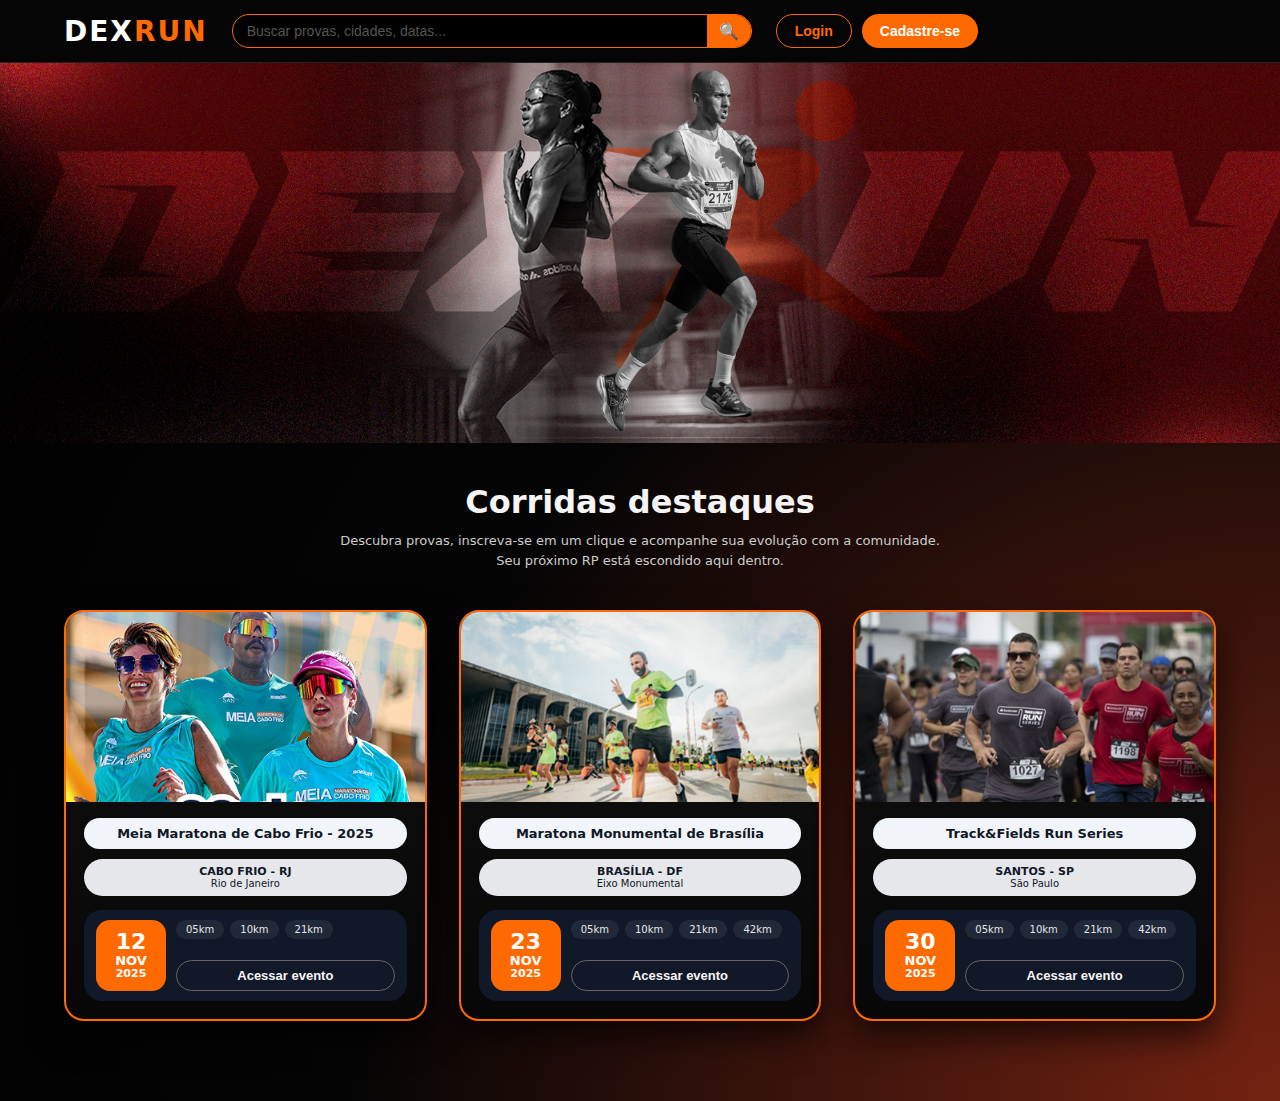
<file: index.html>
<!DOCTYPE html>
<html lang="pt-br">
<head>
    <meta charset="UTF-8">
    <meta name="viewport" content="width=device-width, initial-scale=1.0">
    <title>Dexrun</title>
    <link rel="stylesheet" href="/style/main.css">
</head>

<body>

  <header class="topbar">
    <div class="container nav">
      <div class="logo">
        <span class="logo-main">DEX</span><span class="logo-accent">RUN</span>
      </div>

      <form class="search">
        <input type="text" placeholder="Buscar provas, cidades, datas..." />
        <button type="submit" class="search-icon">🔍</button>
      </form>

      <div class="nav-actions">
        <button class="btn btn-outline">Login</button>
        <button class="btn btn-solid">Cadastre-se</button>
      </div>
    </div>
  </header>

  <!-- HERO -->
  <section class="hero">
    <div class="hero-overlay"></div>
    <div class="container hero-content">
      <!-- Conteúdo opcional -->
    </div>
  </section>

  <!-- CORRIDAS EM DESTAQUE -->
  <main class="main">
    <section class="container destaque">
      <h2>Corridas destaques</h2>
      <p class="subtitle">
        Descubra provas, inscreva-se em um clique e acompanhe sua evolução com a comunidade.
        <br>
        Seu próximo RP está escondido aqui dentro.
      </p>

      <div class="cards">

        <article class="card">
          <div class="card-img">
            <img src="img/card2.png" alt="Meia Maratona de Cabo Frio">
          </div>
          <div class="card-body">
            <div class="card-title-bar">Meia Maratona de Cabo Frio - 2025</div>

            <div class="card-location-bar">
              <div class="loc-name">CABO FRIO - RJ</div>
              <div class="loc-details">Rio de Janeiro</div>
            </div>

            <div class="card-footer">
              <div class="date-box">
                <span class="day">12</span>
                <span class="month">NOV</span>
                <span class="year">2025</span>
              </div>

              <div class="card-info">
                <div class="tags">
                  <span class="tag">05km</span>
                  <span class="tag">10km</span>
                  <span class="tag">21km</span>
                </div>
                <button class="btn btn-ghost">Acessar evento</button>
              </div>
            </div>
          </div>
        </article>

        <article class="card">
          <div class="card-img">
            <img src="img/card3.png" alt="Maratona Monumental de Brasília">
          </div>
          <div class="card-body">
            <div class="card-title-bar">Maratona Monumental de Brasília</div>

            <div class="card-location-bar">
              <div class="loc-name">BRASÍLIA - DF</div>
              <div class="loc-details">Eixo Monumental</div>
            </div>

            <div class="card-footer">
              <div class="date-box">
                <span class="day">23</span>
                <span class="month">NOV</span>
                <span class="year">2025</span>
              </div>

              <div class="card-info">
                <div class="tags">
                  <span class="tag">05km</span>
                  <span class="tag">10km</span>
                  <span class="tag">21km</span>
                  <span class="tag">42km</span>
                </div>
                <button class="btn btn-ghost">Acessar evento</button>
              </div>
            </div>
          </div>
        </article>

        <article class="card">
          <div class="card-img">
            <img src="img/card1.png" alt="Track&Fields Run Series">
          </div>
          <div class="card-body">
            <div class="card-title-bar">Track&Fields Run Series</div>

            <div class="card-location-bar">
              <div class="loc-name">SANTOS - SP</div>
              <div class="loc-details">São Paulo</div>
            </div>

            <div class="card-footer">
              <div class="date-box">
                <span class="day">30</span>
                <span class="month">NOV</span>
                <span class="year">2025</span>
              </div>

              <div class="card-info">
                <div class="tags">
                  <span class="tag">05km</span>
                  <span class="tag">10km</span>
                  <span class="tag">21km</span>
                  <span class="tag">42km</span>
                </div>
                <button class="btn btn-ghost">Acessar evento</button>
              </div>
            </div>
          </div>
        </article>

      </div>
    </section>
  </main>

</body>
</html>
</file>
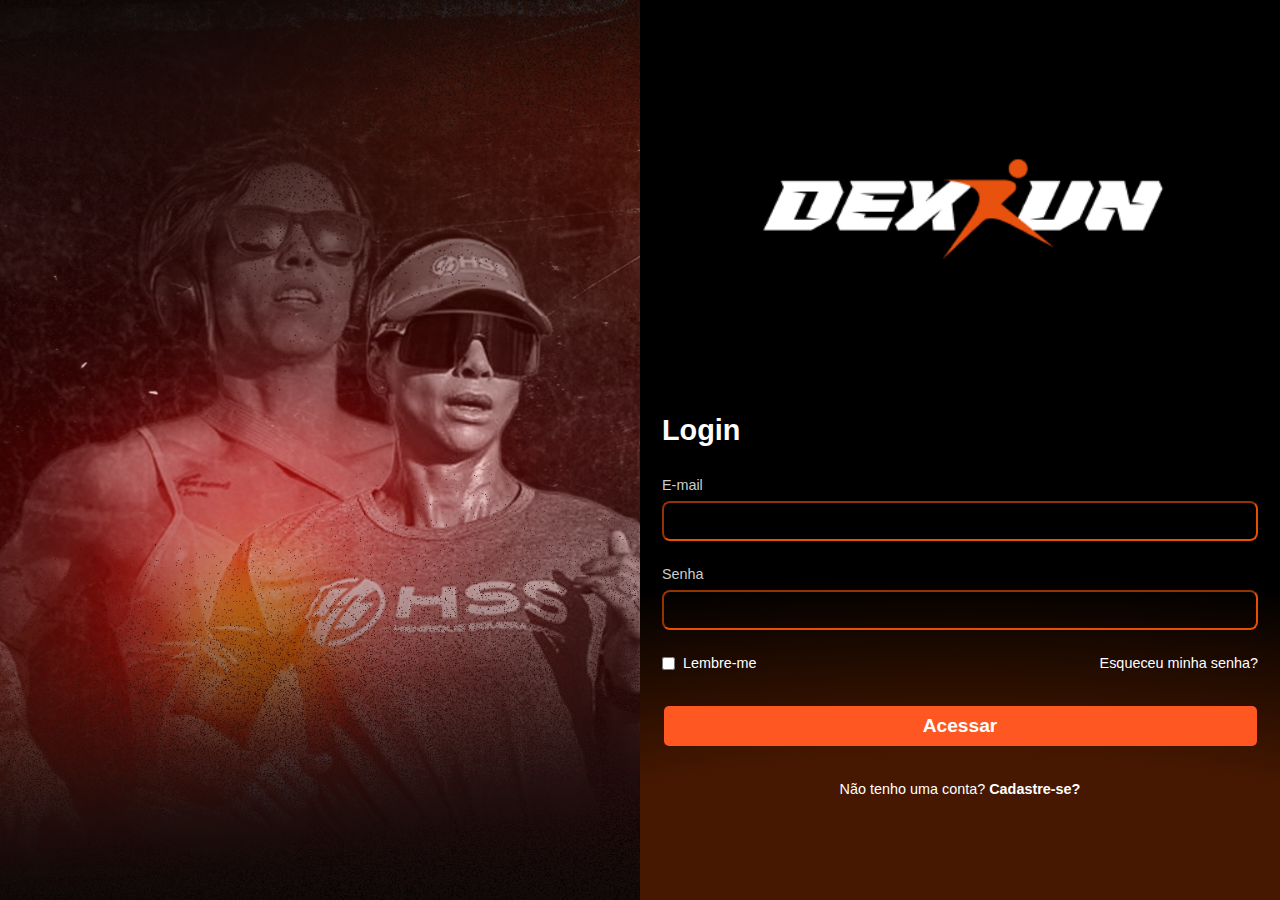
<file: pages/tela_login/index.html>
<!DOCTYPE html>
<html lang="pt-br">
<head>
    <meta charset="UTF-8">
    <meta name="viewport" content="width=device-width, initial-scale=1.0">
    
    <link rel="stylesheet" href="style.css">
    
    <title>LOGIN</title>
</head>
<body>

    <div class="container-login">

        <div class="left-side">
            </div>

        <div class="right-side">
            <div class="logo-container">
                <img src="image.png" alt="Logo DEXKUN"> </div>

            <div class="form-container">
                <h2>Login</h2>
                <form>
                    <div class="input-group">
                        <label for="email">E-mail</label>
                        <input type="email" id="email" placeholder="">
                    </div>

                    <div class="input-group">
                        <label for="password">Senha</label>
                        <input type="password" id="password" placeholder="">
                    </div>

                    <div class="options">
                        <div class="remember-me">
                            <input type="checkbox" id="remember">
                            <label for="remember">Lembre-me</label>
                        </div>
                        <a href="#">Esqueceu minha senha?</a>
                    </div>

                    <button type="submit" class="btn-access">Acessar</button>
                </form>

                <div class="signup-link">
                    Não tenho uma conta? <a href="#">Cadastre-se?</a>
                </div>
            </div>
        </div>

    </div>
 </body>
</html>
</file>
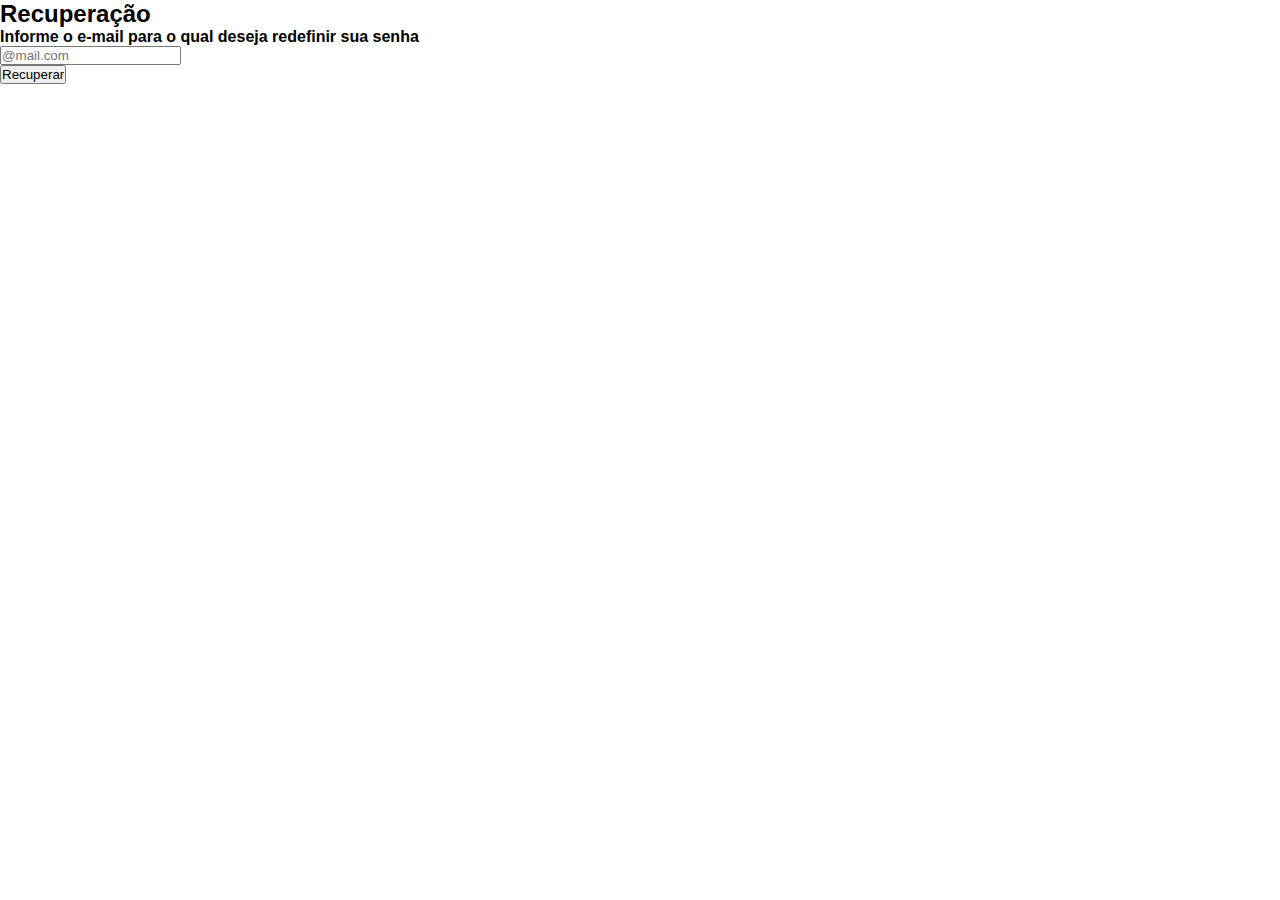
<file: pages/tela_recuperacao_de_senha/index.html>
<!DOCTYPE html>
<html lang="pt-br">
<head>
    <meta charset="UTF-8">
    <meta name="viewport" content="width=device-width, initial-scale=1.0">
    <title>Recuperar a Senha</title>
    <link rel="stylesheet" href="/style/index.css">
</head>
<body>
    <div class="container-register">
        <div class="content-box">
            <div class="form-box">
                <h2>Recuperação</h2>
                <form>
                    <h4>Informe o e-mail para o qual deseja redefinir sua senha</h4>

                    <div class="input-box">
                        <input type="email" placeholder="@mail.com">
                    </div>

                    <div class="input-box">
                        <input type="submit" value="Recuperar">
                    </div>
                </form>
</body>
</html>
</file>
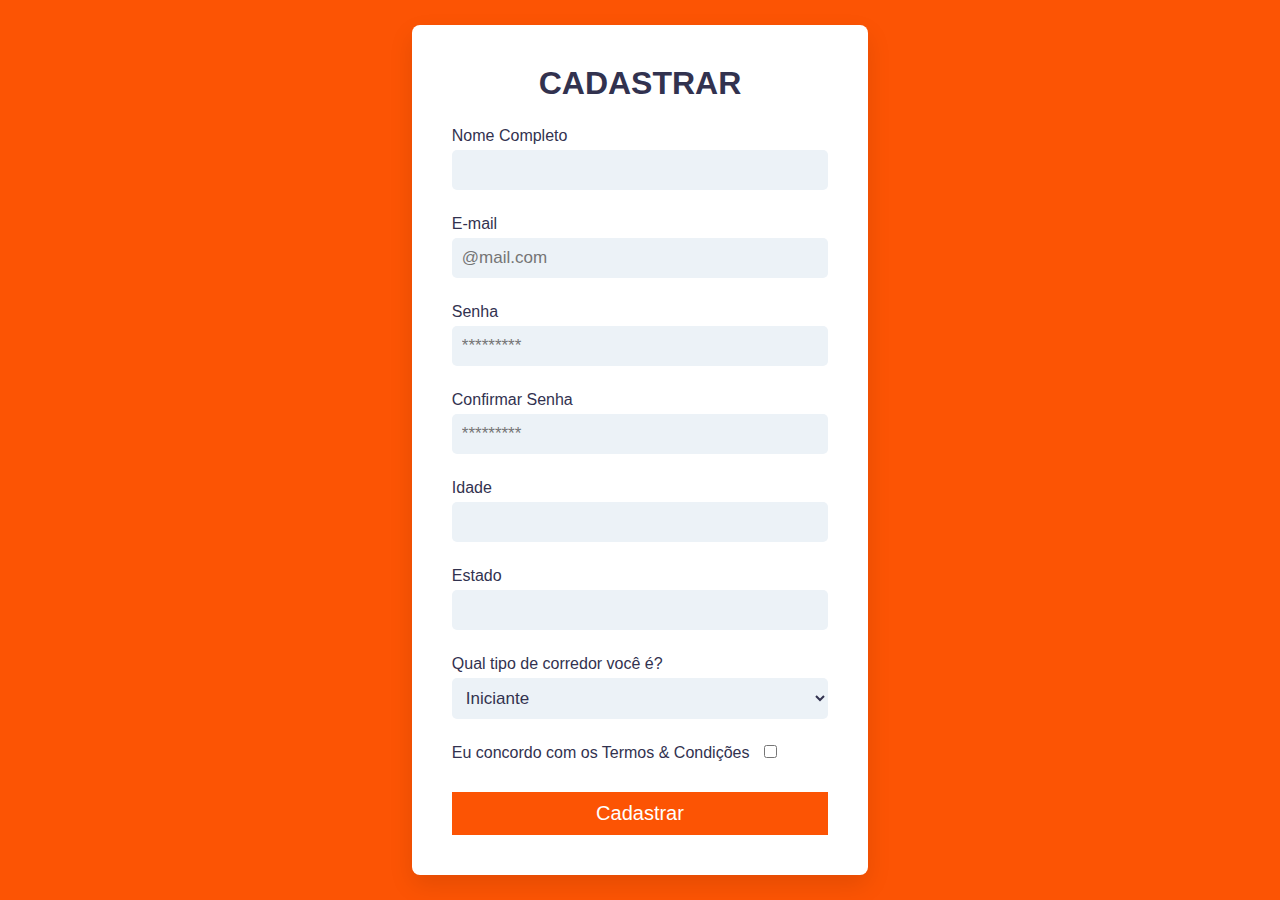
<file: trabalho-node-js/tela_cadastro/index.html>
<!DOCTYPE html>
<html lang="pt-br">
<head>
    <meta charset="UTF-8">
    <meta name="viewport" content="width=device-width, initial-scale=1.0">
    <title>Cadastrar</title>
    <link rel="stylesheet" href="style.css">
</head>
<body>
    <div class="container-register">
        <div class="content-box">
            <div class="form-box">
                <h2>Cadastrar</h2>
                <form>
                    <div class="input-box">
                        <span>Nome Completo</span>
                        <input type="text">
                    </div>
                    
                    <div class="input-box">
                        <span>E-mail</span>
                        <input type="email" placeholder="@mail.com">
                    </div>

                    <div class="input-box">
                        <span>Senha</span>
                        <input type="password" placeholder="*********">
                    </div>

                    <div class="input-box">
                        <span>Confirmar Senha</span>
                        <input type="password" placeholder="*********">
                    </div>

                    <div class="input-box">
                        <span>Idade</span>
                        <input type="text">
                    </div>

                    <div class="input-box">
                        <span>Estado</span>
                        <input type="text">
                    </div>

                    <label for="corredor">Qual tipo de corredor você é?</label>
                    <select id="corredor" name="corredor">
                        <option>Iniciante</option>
                        <option>Intermediário</option>
                        <option>Avançado</option>
                    </select>

                    <div class="input-box">
                        <Span>Eu concordo com os Termos & Condições</Span>
                        <input type="checkbox">
                    </div>
                    <div class="input-box">
                        <input type="submit" value="Cadastrar">
                    </div>
                </form>
        </div>
    </div>
</body>
</html>
</file>
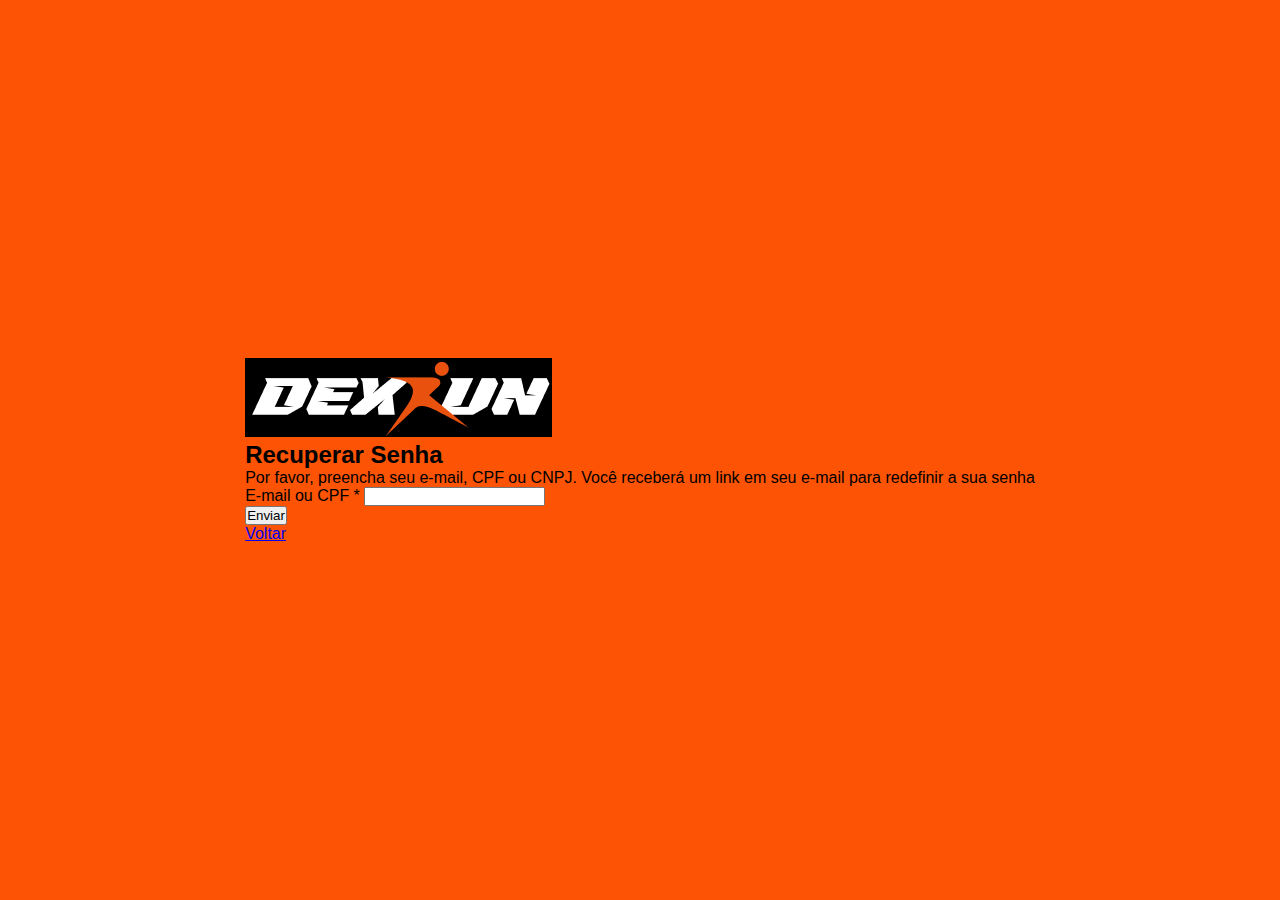
<file: trabalho-node-js/tela_recuperacao_de_senha/index.html>
<!DOCTYPE html>
<html lang="pt-br">
<head>
    <meta charset="UTF-8">
    <meta name="viewport" content="width=device-width, initial-scale=1.0">
    <title>Recuperar a Senha</title>
    <link rel="stylesheet" href="style.css">
</head>
<body>
   <div class="container-recovery">

        <div class="left-side">
            </div>

        <div class="right-side">

            <div class="logo-container">
                <img src="image.png" alt="Logo DEXRUN"> </div>

            <div class="form-container">
                <h2>Recuperar Senha</h2>
                
                <p class="subtitle">Por favor, preencha seu e-mail, CPF ou CNPJ. Você receberá um link em seu e-mail para redefinir a sua senha</p>

                <form>
                    <div class="input-group">
                        <label for="email_cpf">E-mail ou CPF <span class="required">*</span></label>
                        <input type="text" id="email_cpf">
                    </div>

                    <button type="submit" class="btn-send">Enviar</button>
                </form>

                <div class="back-link">
                    <a href="#">Voltar</a>
                </div>
            </div>

        </div>
    </div>
</body>
</html>
</file>
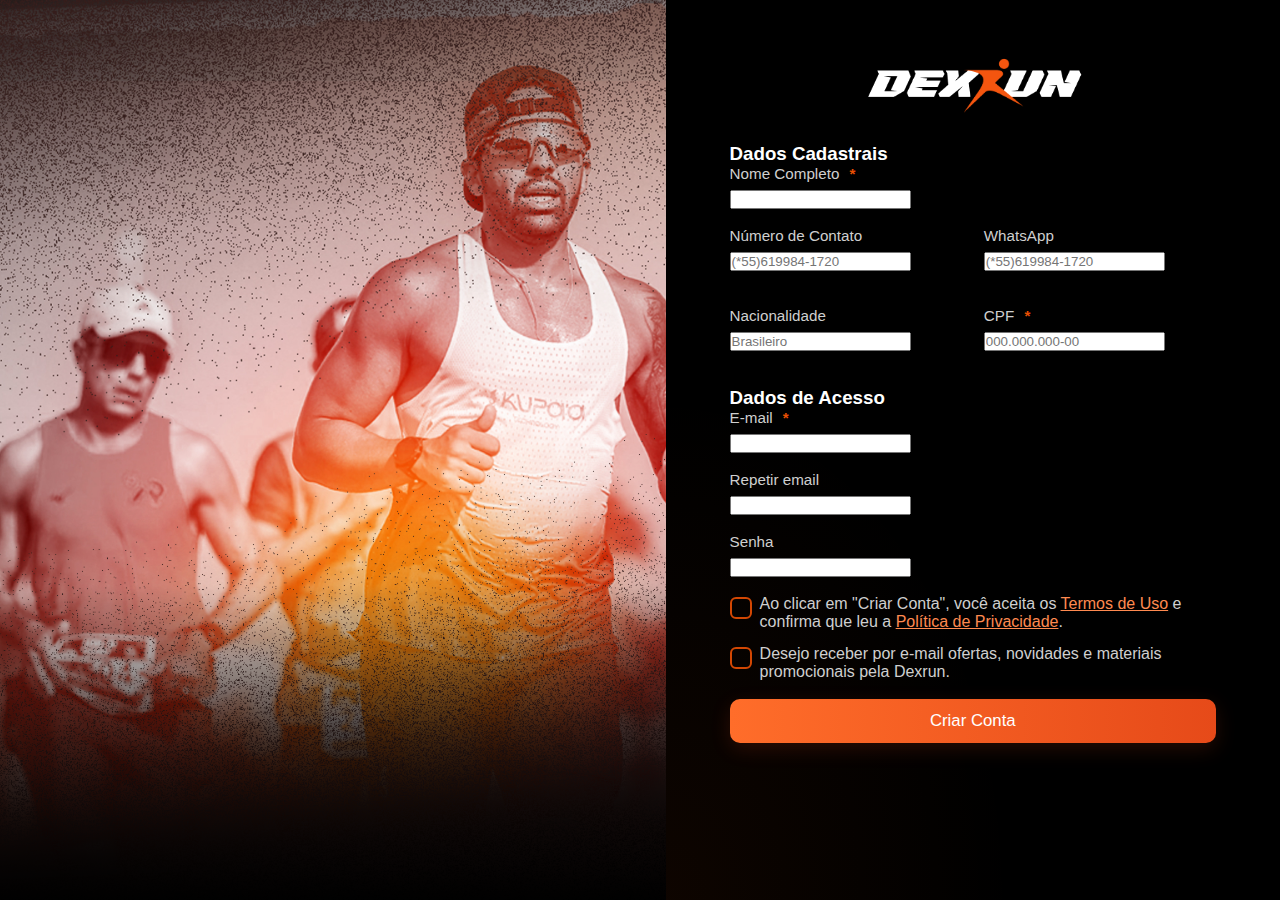
<file: trabalho-node-js/tela_cadastro/index (2).html>
<!DOCTYPE html>
<html lang="pt-br">
<head>
    <meta charset="UTF-8">
    <meta name="viewport" content="width=device-width, initial-scale=1.0">
    <title>Cadastrar</title>
    <link rel="stylesheet" href="cadastro.css">
</head>
<body class="pg-cadastro">
  <div class="container-cadastro">

        <div class="left-side">
            </div>

        <div class="right-side">

            <div class="logo-container">
                <img src="logo.png" alt="Logo DEXRUN"> </div>

            <div class="form-container">
                <form>
                    <h3>Dados Cadastrais</h3>
                    
                    <div class="input-group">
                        <label for="nome">Nome Completo <span class="required">*</span></label>
                        <input type="text" id="nome">
                    </div>

                    <div class="input-grid">
                        <div class="input-group">
                            <label for="contato">Número de Contato</label>
                            <input type="text" id="contato" placeholder="(*55)619984-1720">
                        </div>
                        <div class="input-group">
                            <label for="whatsapp">WhatsApp</label>
                            <input type="text" id="whatsapp" placeholder="(*55)619984-1720">
                        </div>
                    </div>

                    <div class="input-grid">
                        <div class="input-group">
                            <label for="nacionalidade">Nacionalidade</label>
                            <input type="text" id="nacionalidade" placeholder="Brasileiro">
                        </div>
                        <div class="input-group">
                            <label for="cpf">CPF <span class="required">*</span></label>
                            <input type="text" id="cpf" placeholder="000.000.000-00">
                        </div>
                    </div>

                    <h3>Dados de Acesso</h3>

                    <div class="input-group">
                        <label for="email">E-mail <span class="required">*</span></label>
                        <input type="email" id="email">
                    </div>

                    <div class="input-group">
                        <label for="email-repeat">Repetir email</label>
                        <input type="email" id="email-repeat">
                    </div>

                    <div class="input-group">
                        <label for="senha">Senha</label>
                        <input type="password" id="senha">
                    </div>

                    <div class="checkbox-group">
                        <input type="checkbox" id="termos">
                        <label for="termos">Ao clicar em "Criar Conta", você aceita os <a href="#">Termos de Uso</a> e confirma que leu a <a href="#">Política de Privacidade</a>.</label>
                    </div>
                    <div class="checkbox-group">
                        <input type="checkbox" id="newsletter">
                        <label for="newsletter">Desejo receber por e-mail ofertas, novidades e materiais promocionais pela Dexrun.</label>
                    </div>

                    <button type="submit" class="btn-create">Criar Conta</button>
                </form>
            </div>
        </div>
    </div>
</body>
</html>
</file>
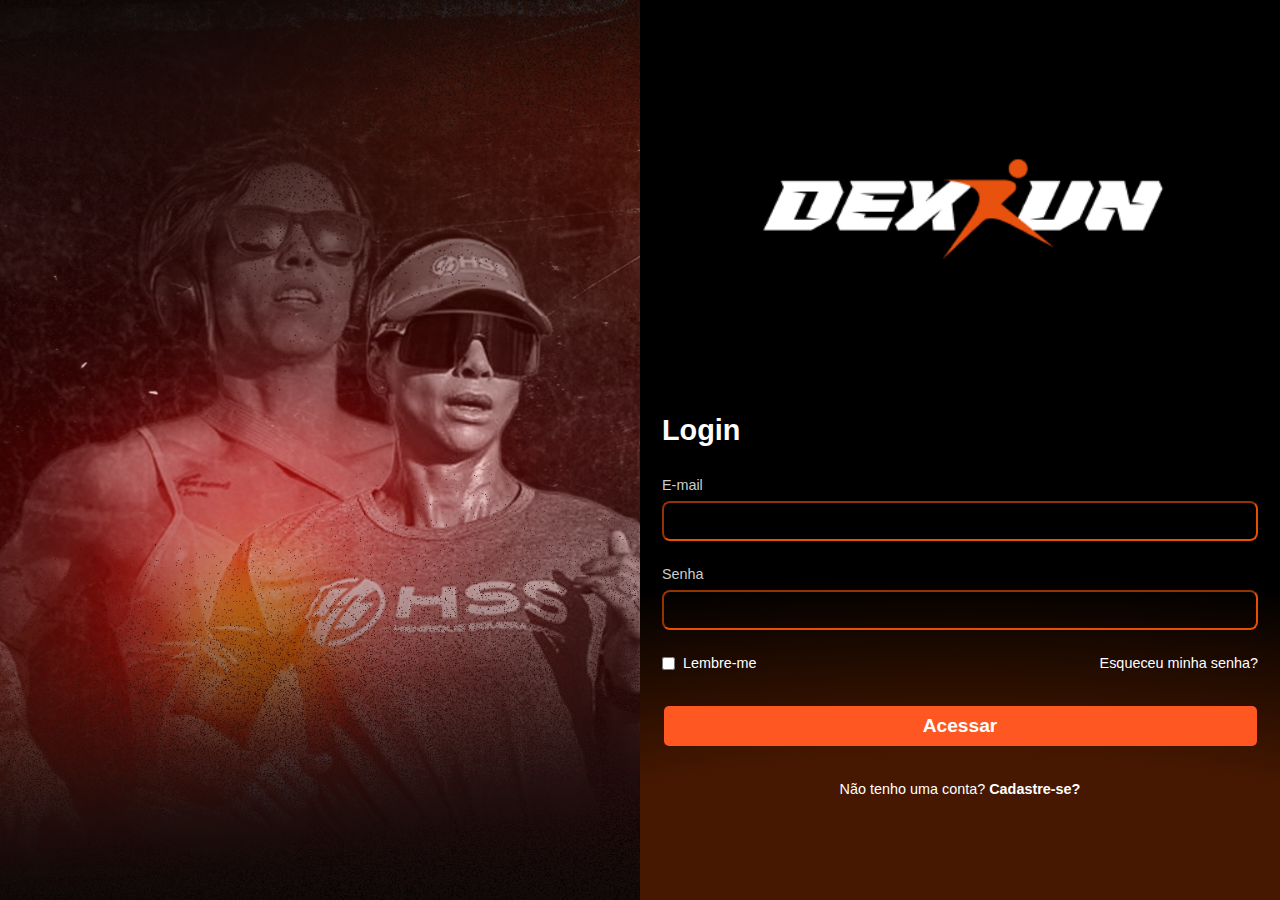
<file: trabalho-node-js/tela_login/index (2).html>
<!DOCTYPE html>
<html lang="pt-br">
<head>
    <meta charset="UTF-8">
    <meta name="viewport" content="width=device-width, initial-scale=1.0">
    
    <link rel="stylesheet" href="../style.css">
    
    <title>LOGIN</title>
</head>
<body class="pg-login">

    <div class="container-login">

        <div class="left-side">
            </div>

        <div class="right-side">
            <div class="logo-container">
                <img src="logo.png" alt="Logo DEXRUN"> </div>

            <div class="form-container">
                <h2>Login</h2>
                <form>
                    <div class="input-group">
                        <label for="email">E-mail</label>
                        <input type="email" id="email" placeholder="">
                    </div>

                    <div class="input-group">
                        <label for="password">Senha</label>
                        <input type="password" id="password" placeholder="">
                    </div>

                    <div class="options">
                        <div class="remember-me">
                            <input type="checkbox" id="remember">
                            <label for="remember">Lembre-me</label>
                        </div>
                        <a href="#">Esqueceu minha senha?</a>
                    </div>

                    <button type="submit" class="btn-access">Acessar</button>
                </form>

                <div class="signup-link">
                    Não tenho uma conta? <a href="#">Cadastre-se?</a>
                </div>
            </div>
        </div>

    </div>
 </body>
</html>
</file>
<file: trabalho-node-js/tela_cadastro/style.css>
*{
    margin: 0;
    padding: 0;
    box-sizing: border-box;
    font-family: 'Trebuchet MS', 'Lucida Sans Unicode', 'Lucida Grande', 'Lucida Sans', Arial, sans-serif;
}

body{
    background-color: #fc5404;
    display: flex;
    justify-content: center;
    align-items: center;
    min-height: 100vh;
    padding: 20px;
}

.form-box{
    width: 100%;
    max-width: 550px;
    background: #fff;
    padding: 40px;
    border-radius: 8px;
    box-shadow: 0 10px 25px rgba(0, 0, 0, 0.1);
}

.form-box h2{
    color: #32324f;
    font-weight: 600;
    font-size: 2em;
    text-transform: uppercase;
    margin-bottom: 25px;
    text-align: center;
}

.input-box,
label[for="corredor"] {
    margin-top: 25px;
}

.input-box span,
label[for="corredor"] {
    font-size: 16px;
    margin-bottom: 5px;
    display: inline-block;
    color: #32324f;
    font-weight: 400;
}

.input-box input[type="text"],
.input-box input[type="email"],
.input-box input[type="password"],
select#corredor {
    width: 100%;
    padding: 10px;
    outline: none;
    font-weight: 400;
    border: none;
    font-size: 17px;
    color: #32324f;
    background-color: #ecf2f7;
    border-radius: 5px;
}

.input-box span {
    margin-right: 10px;
}

.input-box input[type="submit"]{
    background-color: #fc5404;
    color: #fff;
    outline: none;
    border: none;
    font-weight: 500;
    cursor: pointer;
    font-size: 20px;
    transition: 0.3s;
    width: 100%;
    padding: 10px;
}
.input-box input[type="submit"]:hover{
    opacity: 0.9;
}
</file>
<file: trabalho-node-js/tela_recuperacao_de_senha/style.css>
*{
    margin: 0;
    padding: 0;
    box-sizing: border-box;
    font-family: 'Trebuchet MS', 'Lucida Sans Unicode', 'Lucida Grande', 'Lucida Sans', Arial, sans-serif;
}

body{
    background-color: #fc5404;
    display: flex;
    justify-content: center;
    align-items: center;
    min-height: 100vh; 
    padding: 20px; 
}

.form-box{
    width: 100%;
    max-width: 650px; 
    background: #fff;
    padding: 40px;
    border-radius: 8px;
    box-shadow: 0 10px 25px rgba(0, 0, 0, 0.1);
}

.form-box h2{
    color: #32324f;
    font-weight: 600;
    font-size: 2em;
    text-transform: uppercase;
    margin-bottom: 15px;
    text-align: center;
}

.form-box h4 {
    font-size: 1.1em;
    color: #666;
    text-align: center;
    margin-bottom: 30px;
    line-height: 1.5;
    font-weight: 400; 
}

.input-box {
    margin-top: 25px; 
}

.input-box input[type="email"] {
    width: 100%;
    padding: 10px;
    outline: none;
    font-weight: 400;
    border: none;
    font-size: 17px;
    color: #32324f;
    background-color: #ecf2f7;
    border-radius: 5px; 
}

.input-box input[type="submit"]{
    background-color: #fc5404;
    color: #fff;
    outline: none;
    border: none;
    font-weight: 500;
    cursor: pointer;
    font-size: 20px;
    transition: 0.3s;
    width: 100%;
    padding: 10px;
}
.input-box input[type="submit"]:hover{
    opacity: 0.9;
}
</file>
<file: trabalho-node-js/tela_cadastro/cadastro.css>
/* ...existing code... */

/* ==========================
   Variáveis globais / tema
   - Facilita manutenção e troca de cores/padding/breakpoints
   ========================== */
:root{
  --bg: #000;
  --text: #fff;
  --muted: #cfcfcf;
  --accent: #E94F03;       /* laranja principal */
  --accent-strong: #ff6d2a;
  --accent-cta: #e64a19;
  --accent-link: #ff8a50;
  --input-radius: 10px;
  --input-border: 2px;
  --container-padding: 56px;
  --font-family: 'Inter', 'Helvetica Neue', Arial, sans-serif;
  --break-lg: 1100px;
  --break-md: 900px;
  --break-sm: 420px;
}

/* ==========================
   Reset básico / base
   - Box sizing, fonte padrão e limpeza de margin/padding
   ========================== */
*{box-sizing: border-box;margin:0;padding:0;font-family:var(--font-family)}
html,body{height:100%}
body{
  background:var(--bg);
  color:var(--text);
  overflow:auto;
  -webkit-font-smoothing:antialiased;
}

/* ==========================
   Layout principal
   - container-cadastro: split screen (left imagem / right formulário)
   - Em telas pequenas a .left-side é escondida (ver media queries)
   ========================== */
.container-cadastro{
  display:flex;
  min-height:100vh;
  width:100%;
}

/* --------------------
   LEFT SIDE (imagem)
   - Background: imagem + gradiente de fallback
   - width fixa relativa, não encolhe (flex-shrink:0)
   - sobreposições e efeitos (overlay, grain, fade)
   -------------------- */
/* Troque a imagem em public/img/ -> 'img/Imagemcadastro.jpg' */
.left-side{
  position:relative;
  width:52%;
  min-height:100vh;
  overflow:hidden;
  flex-shrink:0;

  /* imagem principal + gradiente de fallback para tonalidade quente */
  background-image: url('imagem-cadastro.jpg'),
                    linear-gradient(180deg,#4b0f06 0%, #000 100%);
  background-size: cover, cover;
  background-position: center;
}

/* Overlay escuro/laranja para aproximar do mockup */
.left-overlay{
  position:absolute;
  inset:0;
  background: linear-gradient(180deg,
    rgba(0,0,0,0.55) 0%,
    rgba(233,79,3,0.18) 30%,
    rgba(0,0,0,0.9) 80%);
  mix-blend-mode: multiply;
  pointer-events:none;
}

/* Efeito grain/subtle noise */
.grain{
  position:absolute;
  inset:0;
  background-image: radial-gradient(rgba(0,0,0,0.05) 1px, transparent 1px);
  background-size:6px 6px;
  opacity:0.6;
  mix-blend-mode:overlay;
  pointer-events:none;
}

/* Fade inferior para escurecer a base */
.left-side::after{
  content:'';
  position:absolute;
  left:0; right:0; bottom:0;
  height:35%;
  background:linear-gradient(0deg, rgba(0,0,0,0.98), rgba(0,0,0,0));
  pointer-events:none;
}

/* --------------------
   RIGHT SIDE (painel do formulário)
   - Painel preto com leve brilho/gradiente e padding interno
   -------------------- */
.right-side{
  width:48%;
  min-height:100vh;
  padding:56px 64px;
  display:flex;
  flex-direction:column;
  align-items:flex-start;
  justify-content:flex-start;

  /* leve brilho laranja no canto inferior esquerdo + cor base preta */
  background: radial-gradient(ellipse at bottom left,
                rgba(233,79,3,0.06) 0%, transparent 40%),
                #000;
}

/* ==========================
   Logo / topo do formulário
   - centralizado horizontalmente dentro do painel
   ========================== */
.logo-container{
  width:100%;
  text-align:center;
  margin-bottom:30px;
  display:block;
}
.logo-container img{
  display:block;
  margin:0 auto;
  height:auto;
  max-width:220px;
  width:220px;
  filter:brightness(1.05);
}

/* ==========================
   Formulário: estrutura e tipografia
   ========================== */
.form-container{width:100%;max-width:620px}
.cad-form{width:100%}

.cad-form h3{
  color:var(--text);
  font-size:1.25rem;
  margin:8px 0 18px 0;
}

/* Grid para inputs (duas colunas em telas grandes) */
.input-grid{
  display:grid;
  grid-template-columns:1fr 1fr;
  gap:22px;
  margin-bottom:18px;
}

/* Grupo de input simples e variação full width */
.input-group{margin-bottom:18px}
.input-group.full{grid-column:1/-1}

/* Label e indicação de campo obrigatório */
.input-group label{
  display:block;
  margin-bottom:8px;
  color:var(--muted);
  font-size:0.95rem;
}
.required{color:var(--accent);margin-left:6px;font-weight:600}

/* ==========================
   Inputs (campo de texto)
   - Borda laranja, fundo transparente, foco com glow
   ========================== */
.input{
  width:100%;
  padding:12px 14px;
  background:transparent;
  border:var(--input-border) solid rgba(233,79,3,0.9);
  border-radius:var(--input-radius);
  color:var(--text);
  font-size:1rem;
  outline:none;
  transition:box-shadow .18s ease, border-color .15s ease;
}
.input::placeholder{color:rgba(255,255,255,0.25)}
.input:focus{
  border-color:#ff7a3a;
  box-shadow:0 0 0 6px rgba(233,79,3,0.06), 0 6px 24px rgba(0,0,0,0.6);
}

/* ==========================
   Checkbox customizado
   - usamos label ::before/::after para desenhar caixa e check
   - o input real fica invisível
   ========================== */
.checkbox-group{display:flex;gap:12px;align-items:flex-start;margin-bottom:14px}
.checkbox-group input[type="checkbox"]{
  width:0;height:0;opacity:0;position:absolute;
}
.checkbox-group label{
  position:relative;padding-left:30px;color:var(--muted);cursor:pointer;
}
.checkbox-group label::before{
  content:'';position:absolute;left:0;top:2px;width:18px;height:18px;
  border:2px solid rgba(233,79,3,0.9);border-radius:6px;
}
.checkbox-group label::after{
  content:'\2713';position:absolute;left:3px;top:-1px;color:rgba(233,79,3,0.95);
  opacity:0;font-weight:700;
}
/* mostra o check quando o input está marcado */
.checkbox-group input[type="checkbox"]:checked + label::after{opacity:1}
.checkbox-group a{color:var(--accent-link);text-decoration:underline}

/* ==========================
   Botão principal (criar / enviar)
   - gradiente laranja + sombra suave
   ========================== */
.btn-create{
  display:block;
  width:100%;
  background:linear-gradient(90deg, var(--accent-strong), var(--accent-cta));
  color:var(--text);
  border:none;
  padding:12px 18px;
  font-size:1.05rem;
  border-radius:var(--input-radius);
  cursor:pointer;
  margin-top:18px;
  box-shadow:0 6px 20px rgba(230,74,25,0.16);
  transition:transform .12s ease, filter .12s ease;
}
.btn-create:hover{filter:brightness(.98);transform:translateY(-1px)}

/* Links e textos auxiliares */
a{color:var(--accent-link)}

/* ==========================
   RESPONSIVO
   - ajustes progressivos em breakpoints definidos nas variáveis
   - em telas pequenas (.left-side) é escondido para priorizar o formulário
   ========================== */
@media (max-width:1100px){
  .left-side{width:46%}
  .right-side{width:54%;padding:48px}
  .logo-container img{max-width:180px}
}

@media (max-width:900px){
  /* dispositivo médio / mobile: esconde imagem, formulário ocupa 100% */
  .left-side{display:none}
  .right-side{
    width:100%;
    padding:36px 24px;
    align-items:center;
  }
  .logo-container{text-align:center}
  .logo-container img{width:220px}
  .form-container{max-width:760px}
  .input-grid{grid-template-columns:1fr;gap:14px}
  .input-group.full{margin-bottom:12px}
}

@media (max-width:420px){
  .right-side{padding:22px}
  .logo-container img{width:160px}
  .input{padding:12px}
  .cad-form h3{font-size:1.05rem}
  .btn-create{padding:12px}
}

/* ==========================
   Observações de manutenção
   - Para trocar a imagem do lado esquerdo: substituir 'img/Imagemcadastro.jpg'
     por sua imagem em public/img/ e ajustar background-position/size se necessário.
   ========================== */

/* ...existing code... */
</file>
<file: style/main.css>
/* RESET BÁSICO */
*,
*::before,
*::after {
  box-sizing: border-box;
  margin: 0;
  padding: 0;
}

body {
  font-family: system-ui, -apple-system, BlinkMacSystemFont, "Segoe UI", sans-serif;
  background: radial-gradient(circle at bottom right, #742312 0, #050505 55%, #000 100%);
  color: #f5f5f5;
}

/* CONTAINER GLOBAL */
.container {
  width: min(1200px, 100%);
  margin: 0 auto;
  padding: 0 24px;
}

/* TOPO */
.topbar {
  background: #050505;
  border-bottom: 1px solid #222;
  padding: 14px 0;
}

.nav {
  display: flex;
  align-items: center;
  gap: 24px;
}

/* LOGO SIMPLES */
.logo {
  font-weight: 900;
  font-size: 28px;
  letter-spacing: 2px;
  text-transform: uppercase;
}

.logo-main {
  color: #ffffff;
}

.logo-accent {
  color: #ff6a00;
}

/* BUSCA */
.search {
  flex: 1;
  display: flex;
  max-width: 520px;
  border-radius: 999px;
  border: 1px solid #ff6a00;
  overflow: hidden;
  background: #000;
}

.search input {
  flex: 1;
  border: none;
  background: transparent;
  color: #ddd;
  padding: 8px 14px;
  font-size: 14px;
}

.search input::placeholder {
  color: #555;
}

.search input:focus {
  outline: none;
}

.search-icon {
  width: 44px;
  border: none;
  cursor: pointer;
  background: #ff6a00;
  color: #fff;
  font-size: 16px;
}

/* AÇÕES NAV */
.nav-actions {
  display: flex;
  gap: 10px;
}

/* BOTÕES GENÉRICOS */
.btn {
  border-radius: 999px;
  padding: 8px 18px;
  font-size: 14px;
  border: none;
  cursor: pointer;
  font-weight: 600;
  transition: transform 0.15s ease, box-shadow 0.15s ease, background 0.15s ease;
}

.btn-solid {
  background: #ff6a00;
  color: #fff;
}

.btn-outline {
  background: transparent;
  color: #ff6a00;
  border: 1px solid #ff6a00;
}

.btn-ghost {
  background: transparent;
  color: #f5f5f5;
  border-radius: 999px;
  border: 1px solid #666;
  font-size: 13px;
  padding: 7px 16px;
}

.btn:hover {
  transform: translateY(-1px);
  box-shadow: 0 6px 16px rgba(0, 0, 0, 0.35);
}

/* HERO */
.hero {
  position: relative;
  height: 320px;
  background: linear-gradient(120deg, #2a0000, #3f0707, #050505);
  background-size: cover;
  background-position: center;
}

/* se tiver uma imagem real, troque por:
.hero { background-image: url('img/hero.jpg'); ... } */

.hero-overlay {
  position: absolute;
  inset: 0;
  background: radial-gradient(circle at right, rgba(255, 90, 0, 0.3), transparent 55%);
  mix-blend-mode: screen;
  opacity: 0.7;
}

/* MAIN */
.main {
  padding: 40px 0 80px;
}

/* TÍTULO DESTAQUE */
.destaque {
  text-align: center;
}

.destaque h2 {
  font-size: 32px;
  margin-bottom: 10px;
}

.subtitle {
  font-size: 13px;
  color: #ccc;
  line-height: 1.5;
  margin-bottom: 40px;
}

/* GRID DE CARDS */
.cards {
  display: grid;
  grid-template-columns: repeat(3, minmax(0, 1fr));
  gap: 32px;
}

/* CARD DE EVENTO */
.card {
  background: linear-gradient(180deg, #111 0, #070707 100%);
  border-radius: 20px;
  border: 2px solid #ff6a00;
  overflow: hidden;
  box-shadow: 0 15px 35px rgba(0, 0, 0, 0.7);
  display: flex;
  flex-direction: column;
}

.card-img img {
  width: 100%;
  height: 190px;
  object-fit: cover;
}

.card-body {
  padding: 12px 18px 18px;
}

/* BARRA BRANCA TITULO */
.card-title-bar {
  background: #f1f5f9;
  color: #111827;
  border-radius: 999px;
  padding: 8px 16px;
  font-size: 13px;
  font-weight: 600;
  text-align: center;
  margin-bottom: 10px;
}

/* BARRA DE LOCALIZAÇÃO */
.card-location-bar {
  background: #e5e7eb;
  border-radius: 999px;
  padding: 6px 16px 7px;
  font-size: 11px;
  text-align: center;
  text-transform: uppercase;
  font-weight: 700;
  color: #111827;
  margin-bottom: 14px;
}

.card-location-bar .loc-details {
  font-size: 10px;
  text-transform: none;
  font-weight: 500;
}

/* RODAPÉ DO CARD */
.card-footer {
  display: flex;
  align-items: stretch;
  background: #111827;
  border-radius: 18px;
  padding: 10px 12px;
  gap: 10px;
}

/* DATA */
.date-box {
  background: #ff6a00;
  color: #fff;
  border-radius: 14px;
  padding: 10px 8px;
  width: 70px;
  display: flex;
  flex-direction: column;
  align-items: center;
  justify-content: center;
  font-weight: 700;
  text-transform: uppercase;
  line-height: 1.1;
}

.date-box .day {
  font-size: 22px;
}

.date-box .month {
  font-size: 13px;
}

.date-box .year {
  font-size: 11px;
}

/* INFO AO LADO */
.card-info {
  flex: 1;
  display: flex;
  flex-direction: column;
  justify-content: space-between;
}

.tags {
  display: flex;
  flex-wrap: wrap;
  gap: 6px;
  margin-bottom: 10px;
}

.tag {
  font-size: 10px;
  border-radius: 999px;
  background: #1f2937;
  color: #e5e7eb;
  padding: 4px 10px;
}

.hero {
  width: 100%;
  height: 380px;
  background-image: url(/img/header.png);
  background-size: cover;
  background-position: top center;
  background-repeat: no-repeat;
  position: relative;
  z-index: 1;
}

.hero-overlay {
  position: absolute;
  inset: 0;
  background: rgba(0, 0, 0, 0.3); /* opcional */
  z-index: 2;
}

.hero-content {
  position: relative;
  z-index: 3;
}

/* RESPONSIVIDADE */
@media (max-width: 980px) {
  .cards {
    grid-template-columns: repeat(2, minmax(0, 1fr));
  }

  .nav {
    flex-wrap: wrap;
  }
}

@media (max-width: 700px) {
  .cards {
    grid-template-columns: minmax(0, 1fr);
  }

  .nav {
    flex-direction: column;
    align-items: stretch;
  }

  .nav-actions {
    justify-content: flex-end;
  }

}
</file>
<file: pages/tela_login/style.css>
/* Reset básico e fonte */
        *{
            margin: 0;
            padding: 0;
            box-sizing: border-box;
            font-family: 'Arial', sans-serif; /* Uma fonte limpa, similar ao modelo */
        }

        body{
            overflow: hidden; /* Evita barras de rolagem desnecessárias */
        }

        /* Container principal que divide a tela ao meio */
        .container-login{
            display: flex;
            width: 100vw;
            height: 100vh;
        }

        /* Lado Esquerdo - Imagem de Fundo */
        .left-side {
            width: 50%;
            height: 100%;
            background-image: url('img2.jpg'); /* Sua imagem 3 */
            background-size: cover;
            background-position: center;
            position: relative;
        }

        /* Overlay escuro/avermelhado sobre a imagem */
        .left-side::before {
            content: '';
            position: absolute;
            top: 0;
            left: 0;
            width: 100%;
            height: 100%;
            background: linear-gradient(to top, rgba(0,0,0,0.8) 0%, rgba(255,0,0,0.2) 50%, rgba(0,0,0,0.8) 100%); /* Ajuste este gradiente para o efeito desejado */
            opacity: 0.8; /* Intensidade do overlay */
        }

        /* Lado Direito - Formulário de Login */
        .right-side {
            width: 50%;
            height: 100%;
            background: radial-gradient(
                ellipse 400% 80% at bottom, 
                rgba(233, 79, 3, 0.3) 20%, 
                transparent 45%
            ), #000;
            display: flex;
            flex-direction: column; /* Organiza logo, form e links verticalmente */
            align-items: center; /* Centraliza horizontalmente */
            /*justify-content: center; /* Centraliza verticalmente */
            padding: 154px 20px 20px 20px;;
        }

        /* Estilo do Logo */
        .logo-container {
            margin-bottom: 150px; /* Espaço abaixo do logo */
            width: 100%;
            text-align: center; /* Centraliza o logo se ele for menor que a div */
        }
        .logo-container img {
            max-width: 412px;  /* Define o tamanho do Figma como o MÁXIMO */
            width: 100%;       /* Faz o logo ser 100% da sua caixa (até 412px) */
            height: auto;      /* Mantém a proporção da altura */
        }

        /* Contêiner do Formulário */
        .form-container {
            width: 100%;      /* Ocupa 100% do espaço disponível */
            max-width: 596px; /* Mas NUNCA passa de 596px */
            color: #fff;
        }

        .form-container h2 {
            font-size: 1.8em;
            margin-bottom: 30px;
            color: #fff;
            text-align: left; /* Alinhamento do "Login" */
        }

        /* Campos de Input */
        .input-group {
            margin-bottom: 25px; /* Espaço entre os grupos de input */
        }
        .input-group label {
            display: block; /* Garante que a label fique acima do input */
            margin-bottom: 8px;
            font-size: 0.9em;
            color: #ccc; /* Cor da label do input */
        }
        .input-group input[type="email"],
        .input-group input[type="password"] {
            width: 100%;
            padding: 0 5px; /* Remove padding vertical, mantém um respiro horizontal */
            height: 40px; /* <-- Altura exata do Figma */
            background: transparent;
            border-color: #E94F03;
            border-radius: 8px;
            color: #fff;
            font-size: 1.1em;
            outline: none;
        }
        .input-group input[type="email"]:focus,
        .input-group input[type="password"]:focus {
            border-bottom: 1px solid #FF5722; /* Linha inferior laranja ao focar */
        }

        /* Lembre-me e Esqueceu a Senha */
        .options {
            display: flex;
            justify-content: space-between;
            align-items: center;
            margin-bottom: 35px; /* Espaço acima do botão */
            font-size: 0.9em;
        }
        .options .remember-me {
            display: flex;
            align-items: center;
        }
        .options .remember-me input[type="checkbox"] {
            margin-right: 8px;
            accent-color: #FF5722; /* Cor do checkbox (laranja) */
        }
        .options a {
            color: #fff;
            text-decoration: none;
            transition: color 0.3s ease;
        }
        .options a:hover {
            color: #FF5722;
        }

        /* Botão Acesso */
        .btn-access {
            max-width: 593px;
            width: 100%;
            height: 40px;
            padding: 0;
            display: block;
            margin: 0 auto 35px auto;
            background-color: #FF5722;
            color: #fff;
            border: none;
            border-radius: 5px;
            font-size: 1.2em;
            font-weight: bold;
            cursor: pointer;
            transition: background-color 0.3s ease;
        }
        .btn-access:hover {
            background-color: #e64a19; /* Laranja mais escuro no hover */
        }

        /* Não tem uma conta? */
        .signup-link {
            text-align: center;
            font-size: 0.9em;
        }
        .signup-link a {
            color: #fff;
            text-decoration: none;
            font-weight: bold;
            transition: color 0.3s ease;
        }
        .signup-link a:hover {
            color: #FF5722;
        }
        /* --- CÓDIGO RESPONSIVO --- */
/* Este código só será aplicado em telas com 1000px de largura ou menos */

@media (max-width: 1000px) {

    /* 1. Esconde a imagem da esquerda */
    .left-side {
        display: none;
    }

    /* 2. Faz o lado do formulário ocupar a tela inteira */
    .right-side {
        width: 100%;
        height: 100vh;
        /* 3. Reduz o padding do topo para caber em telas menores */
        padding: 60px 25px 25px 25px; 
    }

    /* 4. Ajusta o logo para ser flexível e não estourar a tela */
    .logo-container img {
        width: 80%; /* Em vez de 412px fixos */
        max-width: 300px; /* Um limite máximo seguro */
        height: auto; /* Mantém a proporção */
    }

    /* 5. Faz o contêiner do formulário usar a largura total */
    .form-container {
        width: 100%;
        max-width: 100%; /* Remove o limite de 596px */
    }

    /* 6. Faz o botão usar a largura total */
    .btn-access {
        width: 100%;
        /* O margin: auto já o centraliza e o max-width: 593px o limita */
    }

    /* 7. Ajusta o 'Lembre-me' e 'Esqueci senha' para não quebrar */
    .options {
        flex-direction: column; /* Empilha os itens */
        align-items: flex-start; /* Alinha à esquerda */
        gap: 15px; /* Adiciona um espaço entre eles */
    }

    /* 8. Reduz um pouco os títulos para caber melhor */
    .form-container h2 {
        font-size: 1.6em;
    }
}
</file>
<file: style/index.css>
/* ==========================================================
   RESET GLOBAL (Vale para todas as telas)
   ========================================================== */
* {
    margin: 0;
    padding: 0;
    box-sizing: border-box;
    font-family: 'Arial', sans-serif;
}

/* ==========================================================
   TELA 1: LOGIN (.pg-login)
   ========================================================== */
body.pg-login {
    overflow: hidden;
}

.pg-login .container-login {
    display: flex;
    width: 100vw;
    height: 100vh;
}

.pg-login .left-side {
    width: 50%;
    height: 100%;
    /* Caminho ajustado para a pasta */
    background-image: url('tela_login/imagem-login.jpg'); 
    background-size: cover;
    background-position: center;
    position: relative;
}

.pg-login .left-side::before {
    content: '';
    position: absolute;
    top: 0; left: 0;
    width: 100%; height: 100%;
    background: linear-gradient(to top, rgba(0,0,0,0.8) 0%, rgba(255,0,0,0.2) 50%, rgba(0,0,0,0.8) 100%);
    opacity: 0.8;
}

.pg-login .right-side {
    width: 50%;
    height: 100%;
    background: radial-gradient(ellipse 400% 80% at bottom, rgba(233, 79, 3, 0.3) 20%, transparent 45%), #000;
    display: flex;
    flex-direction: column;
    align-items: center;
    padding: 154px 20px 20px 20px;
}

.pg-login .logo-container {
    margin-bottom: 150px;
    width: 100%;
    text-align: center;
}
.pg-login .logo-container img {
    max-width: 412px;
    width: 100%;
    height: auto;
}

.pg-login .form-container {
    width: 100%;
    max-width: 596px;
    color: #fff;
}

.pg-login .form-container h2 {
    font-size: 1.8em;
    margin-bottom: 30px;
    color: #fff;
    text-align: left;
}

.pg-login .input-group {
    margin-bottom: 25px;
}
.pg-login .input-group label {
    display: block;
    margin-bottom: 8px;
    font-size: 0.9em;
    color: #ccc;
}
.pg-login .input-group input[type="email"],
.pg-login .input-group input[type="password"] {
    width: 100%;
    padding: 0 5px;
    height: 40px;
    background: transparent;
    border-color: #E94F03;
    border-radius: 8px;
    color: #fff;
    font-size: 1.1em;
    outline: none;
}
.pg-login .input-group input[type="email"]:focus,
.pg-login .input-group input[type="password"]:focus {
    border-bottom: 1px solid #FF5722;
}

.pg-login .options {
    display: flex;
    justify-content: space-between;
    align-items: center;
    margin-bottom: 35px;
    font-size: 0.9em;
}
.pg-login .options .remember-me {
    display: flex;
    align-items: center;
}
.pg-login .options .remember-me input[type="checkbox"] {
    margin-right: 8px;
    accent-color: #FF5722;
}
.pg-login .options a {
    color: #fff;
    text-decoration: none;
    transition: color 0.3s ease;
}
.pg-login .options a:hover {
    color: #FF5722;
}

.pg-login .btn-access {
    max-width: 593px;
    width: 100%;
    height: 40px;
    padding: 0;
    display: block;
    margin: 0 auto 35px auto;
    background-color: #FF5722;
    color: #fff;
    border: none;
    border-radius: 5px;
    font-size: 1.2em;
    font-weight: bold;
    cursor: pointer;
    transition: background-color 0.3s ease;
}
.pg-login .btn-access:hover {
    background-color: #e64a19;
}

.pg-login .signup-link {
    text-align: center;
    font-size: 0.9em;
}
.pg-login .signup-link a {
    color: #fff;
    text-decoration: none;
    font-weight: bold;
    transition: color 0.3s ease;
}
.pg-login .signup-link a:hover {
    color: #FF5722;
}

/* Responsivo Login */
@media (max-width: 1000px) {
    .pg-login .left-side { display: none; }
    .pg-login .right-side { width: 100%; height: 100vh; padding: 60px 25px 25px 25px; }
    .pg-login .logo-container img { width: 80%; max-width: 300px; }
    .pg-login .form-container { width: 100%; max-width: 100%; }
    .pg-login .btn-access { width: 100%; }
    .pg-login .options { flex-direction: column; align-items: flex-start; gap: 15px; }
    .pg-login .form-container h2 { font-size: 1.6em; }
}

/* ==========================================================
   TELA 2: CADASTRO (.pg-cadastro)
   ========================================================== */
body.pg-cadastro {
    overflow: hidden;
}

.pg-cadastro .container-cadastro {
    display: flex;
    width: 100vw;
    height: 100vh;
}

.pg-cadastro .left-side {
    width: 50%;
    height: 100%;
    /* Caminho ajustado */
    background-image: url('tela_cadastro/imagem-cadastro.jpg');
    background-size: cover;
    background-position: center;
    position: relative;
}

.pg-cadastro .left-side::before {
    content: '';
    position: absolute;
    top: 0; left: 0;
    width: 100%; height: 100%;
    background: linear-gradient(to top, rgba(0,0,0,0.8) 0%, rgba(255,0,0,0.2) 50%, rgba(0,0,0,0.8) 100%);
    opacity: 0.8;
}

.pg-cadastro .right-side {
    width: 50%;
    height: 100%;
    background: radial-gradient(ellipse 150% 80% at bottom left, rgba(233, 79, 3, 0.3) 0%, transparent 50%), #000;
    display: flex;
    flex-direction: column;
    align-items: center;
    padding: 60px 20px 40px 20px;
    overflow-y: auto;
    color: #fff;
}

.pg-cadastro .logo-container {
    width: 100%;
    text-align: center;
    margin-bottom: 40px;
}
.pg-cadastro .logo-container img {
    max-width: 412px;
    width: 100%;
    height: auto;
}

.pg-cadastro .form-container {
    width: 100%;
    max-width: 596px;
}
.pg-cadastro .form-container h3 {
    font-size: 1.2em;
    color: #fff;
    margin-top: 25px;
    margin-bottom: 20px;
    padding-bottom: 10px;
}

.pg-cadastro .input-grid {
    display: grid;
    grid-template-columns: 1fr 1fr;
    gap: 25px;
}
.pg-cadastro .input-group {
    margin-bottom: 25px;
}
.pg-cadastro .input-group label {
    display: block;
    margin-bottom: 8px;
    font-size: 0.9em;
    color: #ccc;
}
.pg-cadastro .input-group label .required {
    color: #E94F03;
    font-weight: bold;
    margin-left: 2px;
}
.pg-cadastro .input-group input {
    width: 100%;
    height: 40px;
    padding: 0 5px;
    background: transparent;
    border: 2px solid #E94F03; /* Ajuste para garantir a borda */
    border-radius: 8px;
    color: #fff;
    font-size: 1.1em;
    outline: none;
}

.pg-cadastro .checkbox-group {
    display: flex;
    align-items: flex-start;
    margin-bottom: 20px;
    gap: 12px;
}
.pg-cadastro .checkbox-group input[type="checkbox"] {
    appearance: none;
    -webkit-appearance: none;
    width: 0; height: 0;
    position: absolute; opacity: 0;
}
.pg-cadastro .checkbox-group label {
    font-size: 0.9em;
    color: #ccc;
    line-height: 1.5;
    position: relative;
    padding-left: 28px;
    cursor: pointer;
    user-select: none;
}
.pg-cadastro .checkbox-group label::before {
    content: '';
    position: absolute;
    left: 0; top: 2px;
    width: 16px; height: 16px;
    border: 2px solid #E94F03;
    border-radius: 4px;
    background: transparent;
}
.pg-cadastro .checkbox-group label::after {
    content: '\2713';
    position: absolute;
    left: 4px; top: 2px;
    font-size: 16px;
    color: #E94F03;
    opacity: 0;
    transition: opacity 0.2s;
}
.pg-cadastro .checkbox-group input[type="checkbox"]:checked + label::after {
    opacity: 1;
}
.pg-cadastro .checkbox-group label a {
    color: #FF5722;
    text-decoration: underline;
}

.pg-cadastro .btn-create {
    max-width: 593px;
    width: 100%;
    height: 40px;
    padding: 0;
    display: block;
    margin: 30px auto 0 auto;
    background-color: #FF5722;
    color: #fff;
    border: none;
    border-radius: 5px;
    font-size: 1.2em;
    font-weight: bold;
    cursor: pointer;
    transition: background-color 0.3s ease;
}
.pg-cadastro .btn-create:hover {
    background-color: #e64a19;
}

/* Responsivo Cadastro */
@media (max-width: 1000px) {
    .pg-cadastro .left-side { display: none; }
    .pg-cadastro .right-side { width: 100%; padding: 40px 25px; }
    .pg-cadastro .form-container { max-width: 100%; }
    .pg-cadastro .input-grid { grid-template-columns: 1fr; gap: 0; }
}

/* ==========================================================
   TELA 3: RECUPERAÇÃO DE SENHA (.pg-recovery)
   ========================================================== */
body.pg-recovery {
    overflow: hidden;
}

.pg-recovery .container-recovery {
    display: flex;
    width: 100vw;
    height: 100vh;
}

.pg-recovery .left-side {
    width: 50%;
    height: 100%;
    /* Caminho ajustado */
    background-image: url('tela_recuperacao_de_senha/imagem-recuperacao-de-senha.jpg');
    background-size: cover;
    background-position: center;
    position: relative;
}

.pg-recovery .left-side::before {
    content: '';
    position: absolute;
    top: 0; left: 0;
    width: 100%; height: 100%;
    background: linear-gradient(to top, rgba(0,0,0,0.8) 0%, rgba(255,0,0,0.2) 50%, rgba(0,0,0,0.8) 100%);
    opacity: 0.8;
}

.pg-recovery .right-side {
    width: 50%;
    height: 100%;
    background: radial-gradient(ellipse 150% 80% at bottom left, rgba(233, 79, 3, 0.3) 0%, transparent 50%), #000;
    display: flex;
    flex-direction: column;
    align-items: center;
    padding: 154px 20px 40px 20px;
    overflow-y: auto;
    color: #fff;
}

.pg-recovery .logo-container {
    width: 100%;
    text-align: center;
    margin-bottom: 80px;
}
.pg-recovery .logo-container img {
    max-width: 412px;
    width: 100%;
    height: auto;
}

.pg-recovery .form-container {
    width: 100%;
    max-width: 596px;
}
.pg-recovery .form-container h2 {
    font-size: 1.8em;
    margin-bottom: 30px;
    color: #fff;
    text-align: center;
}
.pg-recovery .form-container .subtitle {
    font-size: 0.9em;
    color: #ccc;
    line-height: 1.5;
    margin-bottom: 75px;
    text-align: center;
}

.pg-recovery .input-group { margin-bottom: 25px; }
.pg-recovery .input-group label { display: block; margin-bottom: 8px; font-size: 0.9em; color: #ccc; }
.pg-recovery .input-group label .required { color: #E94F03; font-weight: bold; margin-left: 2px; }
.pg-recovery .input-group input {
    width: 100%;
    height: 40px;
    padding: 0 5px;
    background: transparent;
    border: 1px solid #E94F03;
    border-radius: 8px;
    color: #fff;
    font-size: 1.1em;
    outline: none;
}

.pg-recovery .btn-send {
    max-width: 340px;
    width: 100%;
    height: 40px;
    padding: 0;
    display: block;
    margin: 75px auto 0 auto;
    background-color: #FF5722;
    color: #fff;
    border: none;
    border-radius: 5px;
    font-size: 1.2em;
    font-weight: bold;
    cursor: pointer;
    transition: background-color 0.3s ease;
}
.pg-recovery .btn-send:hover { background-color: #e64a19; }

.pg-recovery .back-link {
    width: 100%;
    max-width: 596px;
    text-align: center;
    margin-top: 50px;
}
.pg-recovery .back-link a {
    color: #fff;
    text-decoration: none;
    font-size: 0.9em;
}
.pg-recovery .back-link a:hover { text-decoration: underline; }

/* Responsivo Recuperação */
@media (max-width: 1000px) {
    .pg-recovery .left-side { display: none; }
    .pg-recovery .right-side { width: 100%; padding: 60px 25px 40px 25px; }
    .pg-recovery .form-container { max-width: 100%; }
    .pg-recovery .logo-container img { max-width: 300px; }
}

/* ==========================================================
   TELA 4: CRIAR TREINO (.pg-treino)
   ========================================================== */
body.pg-treino {
    /* Caminho ajustado */
    background-image: url('/tela-criar-treino/imagem-criar-treino.jpeg');
    background-size: cover;
    background-position: center;
    background-repeat: no-repeat;
    background-color: #1a1a1a;
    color: #fff;
    min-height: 100vh;
    overflow-x: hidden;
}

.pg-treino .main-header {
    display: flex;
    justify-content: space-between;
    align-items: center;
    padding: 15px 60px;
    position: relative;
    background-color: #000;
}
.pg-treino .logo img { width: 400px; height: auto; margin-left: 250px; }

.pg-treino .search-bar { position: relative; margin-right: 600px; }
.pg-treino .search-bar input {
    width: 600px; height: 40px; background: transparent;
    border: 1px solid #E94F03; border-radius: 5px; color: #fff;
    padding-left: 15px; padding-right: 40px; font-size: 1em;
}
.pg-treino .search-bar input:focus { outline: none; border-color: #E94F03; }
.pg-treino .search-bar .search-icon {
    position: absolute; right: 20px; top: 50%;
    transform: translateY(-50%); color: #E94F03;
}

.pg-treino .main-container {
    display: flex;
    justify-content: center;
    padding: 0 60px 60px 60px;
    margin-top: 40px;
}
.pg-treino .form-wrapper { width: 100%; max-width: 900px; }
.pg-treino .form-wrapper h2 {
    width: 100%; font-size: 4.0em;
    font-family: 'Montserrat', sans-serif; font-style: italic;
    margin-bottom: 100px; margin-top: 300px; margin-left: 550px;
    color: #fff;
}

.pg-treino .form-group { margin-bottom: 25px; }
.pg-treino .form-group label {
    width: 100%; display: block; margin-bottom: 8px;
    margin-left: 250px; color: #ccc; font-size: 1em;
    font-family: "Century Gothic", sans-serif;
}
.pg-treino .form-group input[type="text"],
.pg-treino .form-group input[type="date"],
.pg-treino .form-group select {
    width: 100%; height: 55px; padding: 0 10px; margin-left: 250px;
    background: transparent; border: 1px solid #E94F03;
    border-radius: 8px; color: #fff; font-size: 1.2em;
    font-family: "Century Gothic", sans-serif; outline: none;
}
.pg-treino .form-group input[type="date"] { width: 50%; }

.pg-treino .form-group select {
    appearance: none;
    background: transparent url("data:image/svg+xml;utf8,<svg fill='%23E94F03' height='24' viewBox='0 0 24 24' width='24' xmlns='http://www.w3.org/2000/svg'><path d='M7 10l5 5 5-5z'/><path d='M0 0h24v24H0z' fill='none'/></svg>") no-repeat right 10px center;
    background-size: 24px;
}
.pg-treino .form-group select option { background: #333; color: #fff; }

.pg-treino .form-grid-3 { display: grid; grid-template-columns: 1fr 1fr 1fr; gap: 25px; }
.pg-treino .form-grid-2 { display: grid; grid-template-columns: 1fr 1fr; gap: 25px; }

.pg-treino .separator-line {
    width: 100%; height: 1px; background-color: #E94F03;
    margin: 40px 0 30px 0; margin-left: 250px;
}

.pg-treino .button-group {
    margin-top: 70px; margin-left: 425px; display: flex; gap: 15px;
}
.pg-treino .btn {
    padding: 15px 90px; border: none; border-radius: 5px;
    font-size: 1em; font-family: "Century Gothic", sans-serif;
    font-weight: bold; cursor: pointer; transition: all 0.3s ease;
}
.pg-treino .btn-primary { background-color: #E94F03; color: #fff; }
.pg-treino .btn-primary:hover { background-color: #e64a19; }
.pg-treino .btn-secondary { background-color: transparent; color: #ccc; border: 1px solid #E94F03; }
.pg-treino .btn-secondary:hover { background-color: #555; color: #fff; }

/* Responsivo Criar Treino */
@media (max-width: 1000px) {
    .pg-treino .main-header { flex-direction: column; gap: 30px; padding: 40px 25px; }
    .pg-treino .main-header .search-bar { margin-right: 0; }
    .pg-treino .search-bar input { width: 100%; }
    .pg-treino .main-container { padding: 0 25px 40px 25px; margin-top: 20px; }
    .pg-treino .form-grid-3, .pg-treino .form-grid-2 { grid-template-columns: 1fr; gap: 0; }
}
</file>
<file: trabalho-node-js/style.css>
/* ==========================================================
   RESET GLOBAL (Vale para todas as telas)
   ========================================================== */
* {
    margin: 0;
    padding: 0;
    box-sizing: border-box;
    font-family: 'Arial', sans-serif;
}

/* ==========================================================
   TELA 1: LOGIN (.pg-login)
   ========================================================== */
body.pg-login {
    overflow: hidden;
}

.pg-login .container-login {
    display: flex;
    width: 100vw;
    height: 100vh;
}

.pg-login .left-side {
    width: 50%;
    height: 100%;
    /* Caminho ajustado para a pasta */
    background-image: url('tela_login/imagem-login.jpg'); 
    background-size: cover;
    background-position: center;
    position: relative;
}

.pg-login .left-side::before {
    content: '';
    position: absolute;
    top: 0; left: 0;
    width: 100%; height: 100%;
    background: linear-gradient(to top, rgba(0,0,0,0.8) 0%, rgba(255,0,0,0.2) 50%, rgba(0,0,0,0.8) 100%);
    opacity: 0.8;
}

.pg-login .right-side {
    width: 50%;
    height: 100%;
    background: radial-gradient(ellipse 400% 80% at bottom, rgba(233, 79, 3, 0.3) 20%, transparent 45%), #000;
    display: flex;
    flex-direction: column;
    align-items: center;
    padding: 154px 20px 20px 20px;
}

.pg-login .logo-container {
    margin-bottom: 150px;
    width: 100%;
    text-align: center;
}
.pg-login .logo-container img {
    max-width: 412px;
    width: 100%;
    height: auto;
}

.pg-login .form-container {
    width: 100%;
    max-width: 596px;
    color: #fff;
}

.pg-login .form-container h2 {
    font-size: 1.8em;
    margin-bottom: 30px;
    color: #fff;
    text-align: left;
}

.pg-login .input-group {
    margin-bottom: 25px;
}
.pg-login .input-group label {
    display: block;
    margin-bottom: 8px;
    font-size: 0.9em;
    color: #ccc;
}
.pg-login .input-group input[type="email"],
.pg-login .input-group input[type="password"] {
    width: 100%;
    padding: 0 5px;
    height: 40px;
    background: transparent;
    border-color: #E94F03;
    border-radius: 8px;
    color: #fff;
    font-size: 1.1em;
    outline: none;
}
.pg-login .input-group input[type="email"]:focus,
.pg-login .input-group input[type="password"]:focus {
    border-bottom: 1px solid #FF5722;
}

.pg-login .options {
    display: flex;
    justify-content: space-between;
    align-items: center;
    margin-bottom: 35px;
    font-size: 0.9em;
}
.pg-login .options .remember-me {
    display: flex;
    align-items: center;
}
.pg-login .options .remember-me input[type="checkbox"] {
    margin-right: 8px;
    accent-color: #FF5722;
}
.pg-login .options a {
    color: #fff;
    text-decoration: none;
    transition: color 0.3s ease;
}
.pg-login .options a:hover {
    color: #FF5722;
}

.pg-login .btn-access {
    max-width: 593px;
    width: 100%;
    height: 40px;
    padding: 0;
    display: block;
    margin: 0 auto 35px auto;
    background-color: #FF5722;
    color: #fff;
    border: none;
    border-radius: 5px;
    font-size: 1.2em;
    font-weight: bold;
    cursor: pointer;
    transition: background-color 0.3s ease;
}
.pg-login .btn-access:hover {
    background-color: #e64a19;
}

.pg-login .signup-link {
    text-align: center;
    font-size: 0.9em;
}
.pg-login .signup-link a {
    color: #fff;
    text-decoration: none;
    font-weight: bold;
    transition: color 0.3s ease;
}
.pg-login .signup-link a:hover {
    color: #FF5722;
}

/* Responsivo Login */
@media (max-width: 1000px) {
    .pg-login .left-side { display: none; }
    .pg-login .right-side { width: 100%; height: 100vh; padding: 60px 25px 25px 25px; }
    .pg-login .logo-container img { width: 80%; max-width: 300px; }
    .pg-login .form-container { width: 100%; max-width: 100%; }
    .pg-login .btn-access { width: 100%; }
    .pg-login .options { flex-direction: column; align-items: flex-start; gap: 15px; }
    .pg-login .form-container h2 { font-size: 1.6em; }
}

/* ==========================================================
   TELA 2: CADASTRO (.pg-cadastro)
   ========================================================== */
body.pg-cadastro {
    overflow: hidden;
}

.pg-cadastro .container-cadastro {
    display: flex;
    width: 100vw;
    height: 100vh;
}

.pg-cadastro .left-side {
    width: 50%;
    height: 100%;
    /* Caminho ajustado */
    background-image: url('tela_cadastro/imagem-cadastro.jpg');
    background-size: cover;
    background-position: center;
    position: relative;
}

.pg-cadastro .left-side::before {
    content: '';
    position: absolute;
    top: 0; left: 0;
    width: 100%; height: 100%;
    background: linear-gradient(to top, rgba(0,0,0,0.8) 0%, rgba(255,0,0,0.2) 50%, rgba(0,0,0,0.8) 100%);
    opacity: 0.8;
}

.pg-cadastro .right-side {
    width: 50%;
    height: 100%;
    background: radial-gradient(ellipse 150% 80% at bottom left, rgba(233, 79, 3, 0.3) 0%, transparent 50%), #000;
    display: flex;
    flex-direction: column;
    align-items: center;
    padding: 60px 20px 40px 20px;
    overflow-y: auto;
    color: #fff;
}

.pg-cadastro .logo-container {
    width: 100%;
    text-align: center;
    margin-bottom: 40px;
}
.pg-cadastro .logo-container img {
    max-width: 412px;
    width: 100%;
    height: auto;
}

.pg-cadastro .form-container {
    width: 100%;
    max-width: 596px;
}
.pg-cadastro .form-container h3 {
    font-size: 1.2em;
    color: #fff;
    margin-top: 25px;
    margin-bottom: 20px;
    padding-bottom: 10px;
}

.pg-cadastro .input-grid {
    display: grid;
    grid-template-columns: 1fr 1fr;
    gap: 25px;
}
.pg-cadastro .input-group {
    margin-bottom: 25px;
}
.pg-cadastro .input-group label {
    display: block;
    margin-bottom: 8px;
    font-size: 0.9em;
    color: #ccc;
}
.pg-cadastro .input-group label .required {
    color: #E94F03;
    font-weight: bold;
    margin-left: 2px;
}
.pg-cadastro .input-group input {
    width: 100%;
    height: 40px;
    padding: 0 5px;
    background: transparent;
    border: 2px solid #E94F03; /* Ajuste para garantir a borda */
    border-radius: 8px;
    color: #fff;
    font-size: 1.1em;
    outline: none;
}

.pg-cadastro .checkbox-group {
    display: flex;
    align-items: flex-start;
    margin-bottom: 20px;
    gap: 12px;
}
.pg-cadastro .checkbox-group input[type="checkbox"] {
    appearance: none;
    -webkit-appearance: none;
    width: 0; height: 0;
    position: absolute; opacity: 0;
}
.pg-cadastro .checkbox-group label {
    font-size: 0.9em;
    color: #ccc;
    line-height: 1.5;
    position: relative;
    padding-left: 28px;
    cursor: pointer;
    user-select: none;
}
.pg-cadastro .checkbox-group label::before {
    content: '';
    position: absolute;
    left: 0; top: 2px;
    width: 16px; height: 16px;
    border: 2px solid #E94F03;
    border-radius: 4px;
    background: transparent;
}
.pg-cadastro .checkbox-group label::after {
    content: '\2713';
    position: absolute;
    left: 4px; top: 2px;
    font-size: 16px;
    color: #E94F03;
    opacity: 0;
    transition: opacity 0.2s;
}
.pg-cadastro .checkbox-group input[type="checkbox"]:checked + label::after {
    opacity: 1;
}
.pg-cadastro .checkbox-group label a {
    color: #FF5722;
    text-decoration: underline;
}

.pg-cadastro .btn-create {
    max-width: 593px;
    width: 100%;
    height: 40px;
    padding: 0;
    display: block;
    margin: 30px auto 0 auto;
    background-color: #FF5722;
    color: #fff;
    border: none;
    border-radius: 5px;
    font-size: 1.2em;
    font-weight: bold;
    cursor: pointer;
    transition: background-color 0.3s ease;
}
.pg-cadastro .btn-create:hover {
    background-color: #e64a19;
}

/* Responsivo Cadastro */
@media (max-width: 1000px) {
    .pg-cadastro .left-side { display: none; }
    .pg-cadastro .right-side { width: 100%; padding: 40px 25px; }
    .pg-cadastro .form-container { max-width: 100%; }
    .pg-cadastro .input-grid { grid-template-columns: 1fr; gap: 0; }
}

/* ==========================================================
   TELA 3: RECUPERAÇÃO DE SENHA (.pg-recovery)
   ========================================================== */
body.pg-recovery {
    overflow: hidden;
}

.pg-recovery .container-recovery {
    display: flex;
    width: 100vw;
    height: 100vh;
}

.pg-recovery .left-side {
    width: 50%;
    height: 100%;
    /* Caminho ajustado */
    background-image: url('tela_recuperacao_de_senha/imagem-recuperacao-de-senha.jpg');
    background-size: cover;
    background-position: center;
    position: relative;
}

.pg-recovery .left-side::before {
    content: '';
    position: absolute;
    top: 0; left: 0;
    width: 100%; height: 100%;
    background: linear-gradient(to top, rgba(0,0,0,0.8) 0%, rgba(255,0,0,0.2) 50%, rgba(0,0,0,0.8) 100%);
    opacity: 0.8;
}

.pg-recovery .right-side {
    width: 50%;
    height: 100%;
    background: radial-gradient(ellipse 150% 80% at bottom left, rgba(233, 79, 3, 0.3) 0%, transparent 50%), #000;
    display: flex;
    flex-direction: column;
    align-items: center;
    padding: 154px 20px 40px 20px;
    overflow-y: auto;
    color: #fff;
}

.pg-recovery .logo-container {
    width: 100%;
    text-align: center;
    margin-bottom: 80px;
}
.pg-recovery .logo-container img {
    max-width: 412px;
    width: 100%;
    height: auto;
}

.pg-recovery .form-container {
    width: 100%;
    max-width: 596px;
}
.pg-recovery .form-container h2 {
    font-size: 1.8em;
    margin-bottom: 30px;
    color: #fff;
    text-align: center;
}
.pg-recovery .form-container .subtitle {
    font-size: 0.9em;
    color: #ccc;
    line-height: 1.5;
    margin-bottom: 75px;
    text-align: center;
}

.pg-recovery .input-group { margin-bottom: 25px; }
.pg-recovery .input-group label { display: block; margin-bottom: 8px; font-size: 0.9em; color: #ccc; }
.pg-recovery .input-group label .required { color: #E94F03; font-weight: bold; margin-left: 2px; }
.pg-recovery .input-group input {
    width: 100%;
    height: 40px;
    padding: 0 5px;
    background: transparent;
    border: 1px solid #E94F03;
    border-radius: 8px;
    color: #fff;
    font-size: 1.1em;
    outline: none;
}

.pg-recovery .btn-send {
    max-width: 340px;
    width: 100%;
    height: 40px;
    padding: 0;
    display: block;
    margin: 75px auto 0 auto;
    background-color: #FF5722;
    color: #fff;
    border: none;
    border-radius: 5px;
    font-size: 1.2em;
    font-weight: bold;
    cursor: pointer;
    transition: background-color 0.3s ease;
}
.pg-recovery .btn-send:hover { background-color: #e64a19; }

.pg-recovery .back-link {
    width: 100%;
    max-width: 596px;
    text-align: center;
    margin-top: 50px;
}
.pg-recovery .back-link a {
    color: #fff;
    text-decoration: none;
    font-size: 0.9em;
}
.pg-recovery .back-link a:hover { text-decoration: underline; }

/* Responsivo Recuperação */
@media (max-width: 1000px) {
    .pg-recovery .left-side { display: none; }
    .pg-recovery .right-side { width: 100%; padding: 60px 25px 40px 25px; }
    .pg-recovery .form-container { max-width: 100%; }
    .pg-recovery .logo-container img { max-width: 300px; }
}

/* ==========================================================
   TELA 4: CRIAR TREINO (.pg-treino)
   ========================================================== */
body.pg-treino {
    /* Caminho ajustado */
    background-image: url('/tela-criar-treino/imagem-criar-treino.jpeg');
    background-size: cover;
    background-position: center;
    background-repeat: no-repeat;
    background-color: #1a1a1a;
    color: #fff;
    min-height: 100vh;
    overflow-x: hidden;
}

.pg-treino .main-header {
    display: flex;
    justify-content: space-between;
    align-items: center;
    padding: 15px 60px;
    position: relative;
    background-color: #000;
}
.pg-treino .logo img { width: 400px; height: auto; margin-left: 250px; }

.pg-treino .search-bar { position: relative; margin-right: 600px; }
.pg-treino .search-bar input {
    width: 600px; height: 40px; background: transparent;
    border: 1px solid #E94F03; border-radius: 5px; color: #fff;
    padding-left: 15px; padding-right: 40px; font-size: 1em;
}
.pg-treino .search-bar input:focus { outline: none; border-color: #E94F03; }
.pg-treino .search-bar .search-icon {
    position: absolute; right: 20px; top: 50%;
    transform: translateY(-50%); color: #E94F03;
}

.pg-treino .main-container {
    display: flex;
    justify-content: center;
    padding: 0 60px 60px 60px;
    margin-top: 40px;
}
.pg-treino .form-wrapper { width: 100%; max-width: 900px; }
.pg-treino .form-wrapper h2 {
    width: 100%; font-size: 4.0em;
    font-family: 'Montserrat', sans-serif; font-style: italic;
    margin-bottom: 100px; margin-top: 300px; margin-left: 550px;
    color: #fff;
}

.pg-treino .form-group { margin-bottom: 25px; }
.pg-treino .form-group label {
    width: 100%; display: block; margin-bottom: 8px;
    margin-left: 250px; color: #ccc; font-size: 1em;
    font-family: "Century Gothic", sans-serif;
}
.pg-treino .form-group input[type="text"],
.pg-treino .form-group input[type="date"],
.pg-treino .form-group select {
    width: 100%; height: 55px; padding: 0 10px; margin-left: 250px;
    background: transparent; border: 1px solid #E94F03;
    border-radius: 8px; color: #fff; font-size: 1.2em;
    font-family: "Century Gothic", sans-serif; outline: none;
}
.pg-treino .form-group input[type="date"] { width: 50%; }

.pg-treino .form-group select {
    appearance: none;
    background: transparent url("data:image/svg+xml;utf8,<svg fill='%23E94F03' height='24' viewBox='0 0 24 24' width='24' xmlns='http://www.w3.org/2000/svg'><path d='M7 10l5 5 5-5z'/><path d='M0 0h24v24H0z' fill='none'/></svg>") no-repeat right 10px center;
    background-size: 24px;
}
.pg-treino .form-group select option { background: #333; color: #fff; }

.pg-treino .form-grid-3 { display: grid; grid-template-columns: 1fr 1fr 1fr; gap: 25px; }
.pg-treino .form-grid-2 { display: grid; grid-template-columns: 1fr 1fr; gap: 25px; }

.pg-treino .separator-line {
    width: 100%; height: 1px; background-color: #E94F03;
    margin: 40px 0 30px 0; margin-left: 250px;
}

.pg-treino .button-group {
    margin-top: 70px; margin-left: 425px; display: flex; gap: 15px;
}
.pg-treino .btn {
    padding: 15px 90px; border: none; border-radius: 5px;
    font-size: 1em; font-family: "Century Gothic", sans-serif;
    font-weight: bold; cursor: pointer; transition: all 0.3s ease;
}
.pg-treino .btn-primary { background-color: #E94F03; color: #fff; }
.pg-treino .btn-primary:hover { background-color: #e64a19; }
.pg-treino .btn-secondary { background-color: transparent; color: #ccc; border: 1px solid #E94F03; }
.pg-treino .btn-secondary:hover { background-color: #555; color: #fff; }

/* Responsivo Criar Treino */
@media (max-width: 1000px) {
    .pg-treino .main-header { flex-direction: column; gap: 30px; padding: 40px 25px; }
    .pg-treino .main-header .search-bar { margin-right: 0; }
    .pg-treino .search-bar input { width: 100%; }
    .pg-treino .main-container { padding: 0 25px 40px 25px; margin-top: 20px; }
    .pg-treino .form-grid-3, .pg-treino .form-grid-2 { grid-template-columns: 1fr; gap: 0; }
}
</file>
